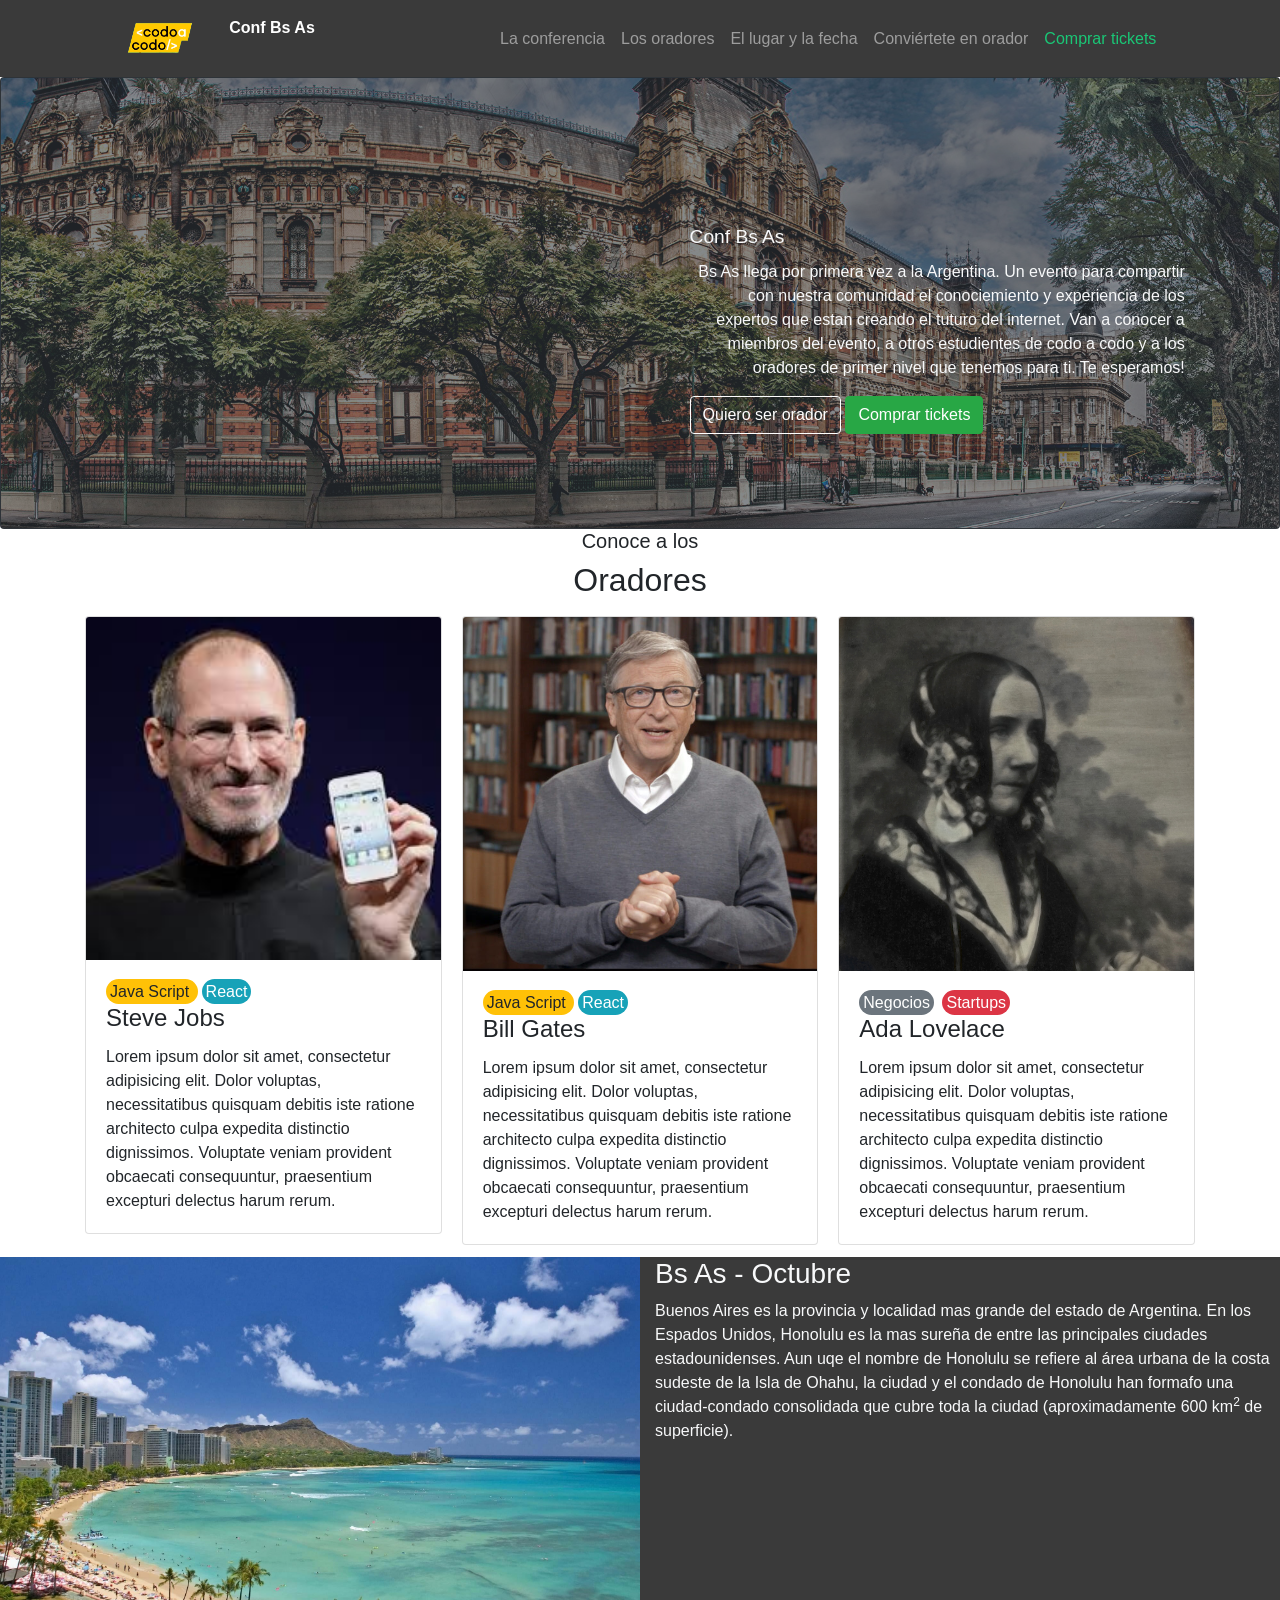
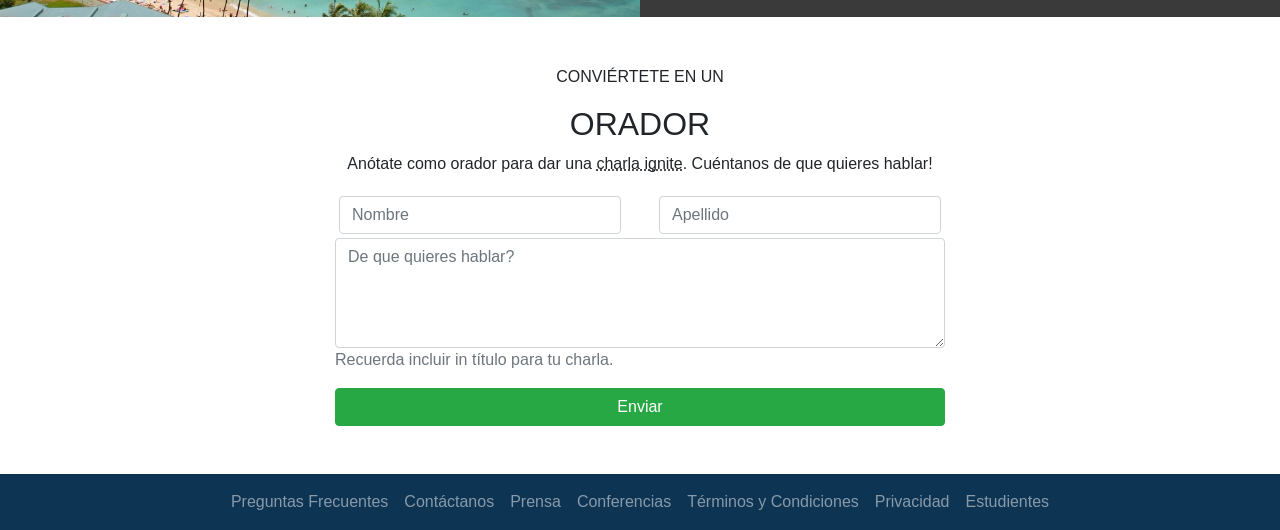
<file: index.html>
<!DOCTYPE html>
<html lang="en">
<head>
    <meta charset="UTF-8">
    <meta http-equiv="X-UA-Compatible" content="IE=edge">
    <meta name="viewport" content="width=device-width, initial-scale=1.0">

    <!--Bootstrap CSS-->
    <link rel="stylesheet" href="https://cdn.jsdelivr.net/npm/bootstrap@4.6.1/dist/css/bootstrap.min.css">

    <!-- CSS-->
    <link rel="stylesheet" href="./css/style.css">
   
    <title>Proyecto 1</title>
    
    <!--Fernando Malinowski-->
    
</head>
<body>
<!-- Navbar Bootstrap-->
    <nav class="navbar navbar-expand-sm  bg-oscurito navbar-dark">
        <div class="container-fluid justify-content-around">

        <ul class="navbar-nav">
            <a class="navbar-brand" href="#">
                <img src="./imagenes/codoacodo.png" alt="Logo" style="width:7vw;" class="">
            </a>
            <li class="nav-item">
                <a class="nav-link text-white" href="#"><strong>Conf Bs As</strong></a>
            </li>
        </ul>
            <ul class="navbar-nav">
     
            <li class="nav-item">
                <a class="nav-link" href="#">La conferencia</a>
            </li>
            <li class="nav-item">
                <a class="nav-link" href="#">Los oradores</a>
            </li>
            <li class="nav-item">
                <a class="nav-link" href="#">El lugar y la fecha</a>
            </li>
            <li class="nav-item">
                <a class="nav-link" href="#">Conviértete en orador</a>
            </li>
            <li class="nav-item">
                <a  id="verde-success" class="nav-link" href="#">Comprar tickets</a>
            </li>
        </ul>
        </div>
    </nav>



<!-- Main Image-->

    <div class="card bg-dark">
        <img class="card-img" src="./imagenes/ba1.jpg" alt="ba1">
            <div class="card-img-overlay text-light container-1">
                        <div class="container-2">
                             <h2 class="card-title ">Conf Bs As</h2>
                             <p class="card-text text-main">
                            Bs As llega por primera vez a la Argentina. Un evento para compartir con
                            nuestra comunidad el conociemiento y experiencia de los expertos que
                            estan creando el tuturo del internet. Van a conocer a miembros del
                            evento, a otros estudientes de codo a codo y a los oradores de primer
                            nivel que tenemos para ti. Te esperamos!
                             </p>
                            <a class="btn text-white border-white" href="#">Quiero ser orador</a>
                            <a class="btn btn-success" href="#">Comprar tickets</a>
                        </div>
            </div>
     </div>

<!-- Título Cards-->

     <div class="text-center">
        <h5>Conoce a los</h5>
         <h2>Oradores</h2>
     </div>

<!-- Cards-->

<div class="container mt-3">
    <div class="card-columns">
<!-- Card Jobs-->
                <div class="card">
                    <img class="card-img-top" src="./imagenes/steve.jpg" alt="Card image" style="width:100%">
                    <div class="card-body">
                        <span class="badger rounded-pill bg-warning p-1"> Java Script </span>
                        <span class="badger rounded-pill bg-info p-1 text-white m-1"> React </span>
                        <h4 class="card-title">Steve Jobs</h4>
                        <p class="card-text">Lorem ipsum dolor sit amet, consectetur adipisicing elit. Dolor voluptas, necessitatibus quisquam debitis iste ratione architecto culpa expedita distinctio dignissimos. Voluptate veniam provident obcaecati consequuntur, praesentium excepturi delectus harum rerum.</p>
                    </div>
                </div>
<!-- Card Gates-->
            <div class="card" >
                <img class="card-img-top" src="./imagenes/bill.jpg" alt="Card image" style="width:100%">
                <div class="card-body">
                    <span class="badger rounded-pill bg-warning p-1"> Java Script </span>
                    <span class="badger rounded-pill bg-info p-1 text-white m-1"> React </span>
                    <h4 class="card-title">Bill Gates</h4>
                    <p class="card-text">Lorem ipsum dolor sit amet, consectetur adipisicing elit. Dolor voluptas, necessitatibus quisquam debitis iste ratione architecto culpa expedita distinctio dignissimos. Voluptate veniam provident obcaecati consequuntur, praesentium excepturi delectus harum rerum.</p>
                </div>
            </div>
<!-- Card Lovelace-->
            <div class="card">
                <img class="card-img-top" src="./imagenes/ada.jpeg" alt="Card image" style="width:100%">
                <div class="card-body">
                    <span class="badger rounded-pill bg-secondary p-1 text-white">Negocios</span>
                    <span class="badger rounded-pill bg-danger p-1 text-white m-1">Startups</span>
                    <h4 class="card-title">Ada Lovelace</h4>
                    <p class="card-text">Lorem ipsum dolor sit amet, consectetur adipisicing elit. Dolor voluptas, necessitatibus quisquam debitis iste ratione architecto culpa expedita distinctio dignissimos. Voluptate veniam provident obcaecati consequuntur, praesentium excepturi delectus harum rerum.</p>
                </div>
            </div>
    </div>
</div>


<div class="container-fluid p-0 m-0">
    <div class="row">
        <div class="col-6 m-0 p-0">
            <img class="img-honolulu" src="./imagenes/honolulu.jpg" alt="honolulu">
        </div>

        <div class="col-6 bg-oscurito text-light">
            <h3>Bs As - Octubre</h3>
            <p>Buenos Aires es la provincia y localidad mas grande del estado de Argentina. En los Espados Unidos, Honolulu es la mas sureña de entre las principales ciudades estadounidenses. Aun uqe el nombre de Honolulu se refiere al área urbana de la costa sudeste de la Isla de Ohahu, la ciudad y el condado de Honolulu han formafo una ciudad-condado consolidada que cubre toda la ciudad (aproximadamente 600 km<sup>2</sup> de superficie).</p>
        </div>
    </div>
</div>


<!--Formulario  -->

<div class="container" style="width: 50%">

    <div class="text-center mt-5">
     <p>CONVIÉRTETE EN UN</p>
     <H2>ORADOR</H2>
     <P>Anótate como orador para dar una <abbr title="charla ignite">charla ignite</abbr>. Cuéntanos de que quieres hablar!</P>
    </div>

    <form action="">
        <div class="row">
            <div class="col m-1">
                <div class="form-group-inline">
                    <input type="text" class="form-control" name="Nombre" placeholder="Nombre">
                </div>
            </div>
            <div class="col m-1">
                <div class="form-group-inline">
                    <input type="text" class="form-control" name="Apellido" placeholder="Apellido">
                </div>
            </div>
        </div>

        <div class="row">
            <div class="col">
                <div class="form-group">
                    <textarea name="comentario0" class="form-control" id="comentario" rows="4" placeholder="De que quieres hablar?"></textarea>
                    <p class="text-secondary">Recuerda incluir in título para tu charla.</p>
                </div>
            </div>
        </div>

        <div class="row">
            <div class="col">
                <button type="enviar" class="btn btn-success" style="width:100%">Enviar</button>
            </div>
        </div>
    </form>
</div>


<!-- Nav Footer-->

<nav id="navbar-foot" class="navbar navbar-expand-sm  navbar-dark justify-content-center mt-5">
    <ul class="navbar-nav">
        <li class="nav-item">
            <a class="nav-link" href="#">Preguntas Frecuentes</a>
        </li>
        <li class="nav-item">
            <a class="nav-link" href="#">Contáctanos</a>
        </li>
        <li class="nav-item">
            <a class="nav-link" href="#">Prensa</a>
        </li>
        <li class="nav-item">
            <a class="nav-link" href="#">Conferencias</a>
        </li>
        <li class="nav-item">
            <a class="nav-link" href="#">Términos y Condiciones</a>
        </li>
        <li class="nav-item">
            <a class="nav-link" href="#">Privacidad</a>
        </li>
        <li class="nav-item">
            <a class="nav-link"href="#">Estudientes</a>
        </li>
    </ul>
</nav>

  </body>
  </html>
  
<!--Bootstrap Bundle with Popper -->
    <script src="https://cdn.jsdelivr.net/npm/bootstrap@5.0.2/dist/js/bootstrap.bundle.min.js"></script>
</body>
</html>
</file>
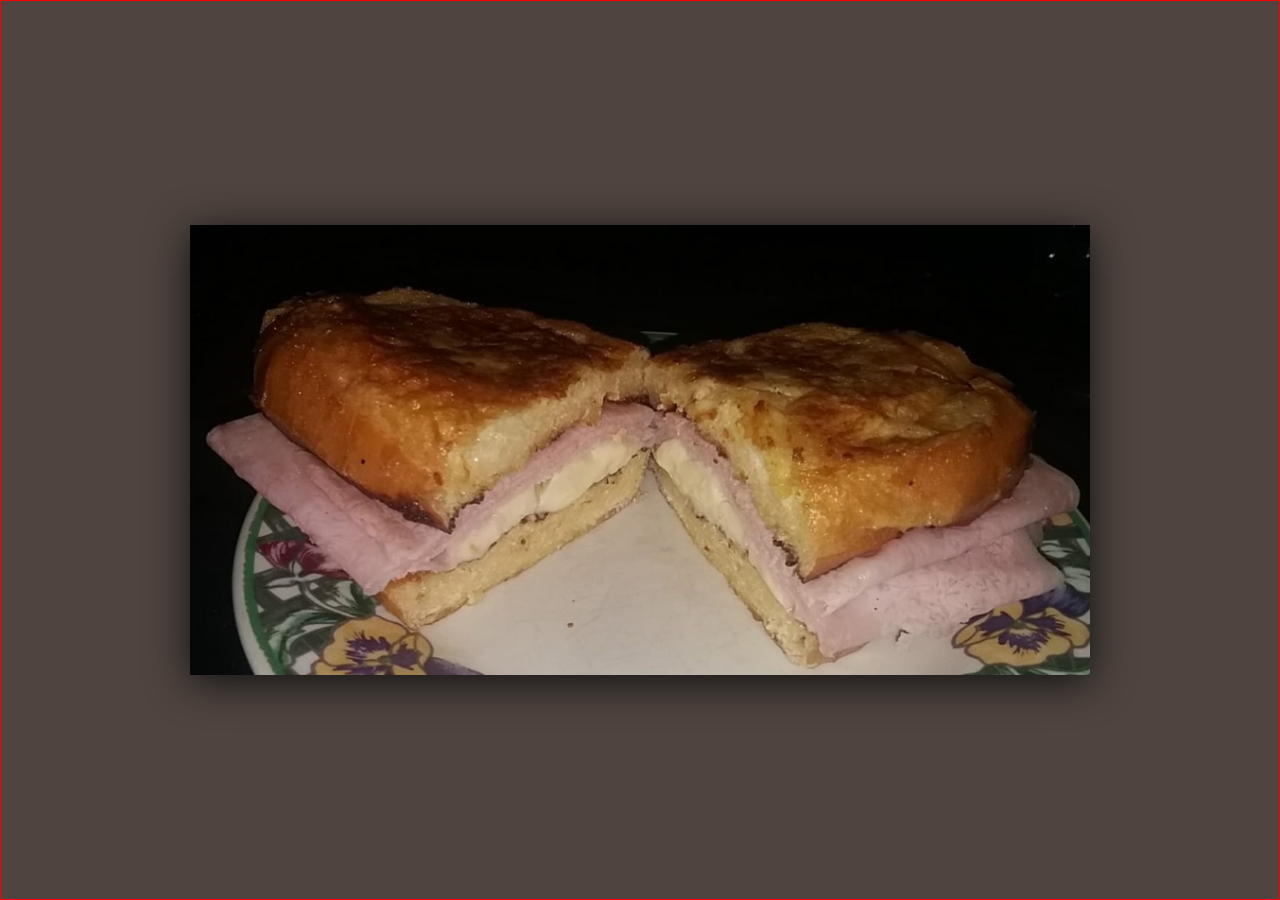
<file: sp.html>
<!DOCTYPE html>
<html lang="en">
<head>
    <meta charset="UTF-8">
    <meta name="viewport" content="width=device-width, initial-scale=1.0">
    <link rel="stylesheet" href="https://maxcdn.bootstrapcdn.com/bootstrap/3.4.1/css/bootstrap.min.css">
    <link rel="stylesheet" href="./style.css">
    <title>Segundo Parcial</title>
    
</head>


<body id="idBody">
    
    <div class="container center">
        <form name="formDatos" id="formDatos" class="center">
            <h1>Form Lista</h1><br>
            <br>
            <table id="id_tabla_datos" class="table table-bordered table-hover center">
                <tr id="tableHead">
                        <!-- <th id="colId" value="id">ID</th>
                        <th id="colNombre" value="nombre">Nombre</th>
                        <th id="colApellido" value="apellido">Apellido</th>
                        <th id="colEdad" value="edad">Edad</th>
                        <th id="colSueldo" value="sueldo">Sueldo</th>
                        <th id="colVentas" value="ventas">Ventas</th>
                        <th id="colCompras" value="compras">Compras</th>
                        <th id="colTelefono" value="telefono">Telefono</th> -->
                </tr>
    
                <tbody id="tableBody">
                    <!-- -------------------Filas Tabla---------------------------------- -->
                </tbody>
                
            </table>
    
            <br>
            <button id="btnAgregar" class="btn btn-primary btn-block">Agregar</button>
        </form>
        
        <form name="formAgregar" id="formAbm" class="center" style="display: none;">
            <h1>Formulario ABM</h1>
            <h2 id="abmSubtitulo"></h3>
    
            <div class="form-group">
                <label for="selectTipo">Tipo: </label>
                <select name="selectTipo" id="selectTipo" class="form-control">
                    <option value="1">Auto</option>
                    <option value="2">Camion</option>
                </select>
            </div>
        
            <div class="form-group">
                <label for="txtId">Id:</label>
                <input type="text" id="txtId" class="form-control">
            </div>
            <div class="form-group">
                <label for="txtNombre">Modelo: </label>
                <input type="text" id="txtNombre" class="form-control">
            </div>
                
            <div class="form-group">
                <label for="txtApellido">AnoFabricacion: </label>
                <input type="text" id="txtApellido" class="form-control">
            </div>
            <div class="form-group">
                <label for="txtEdad">VelMax: </label>
                <input type="text" id="txtEdad" class="form-control">
            </div>

            <div class="form-group">
                <label for="txtSueldo" class="propEmpleado">CantidadPuertas: </label>
                <input type="text" id="txtSueldo" class="propEmpleado form-control"><br class="propEmpleado">
            </div>
            
            <div class="form-group">
                <label for="txtVentas" class="propEmpleado">Asientos: </label>
                <input type="text" id="txtVentas" class="propEmpleado form-control"><br class="propEmpleado">
            </div>
                
            <div class="form-group">
                <label for="txtCompras" class="propCliente">Carga: </label>
                <input type="text" id="txtCompras" class="propCliente form-control"><br class="propCliente">
            </div>
                
            <div class="form-group">
                <label for="txtTelefono" class="propCliente">Autonomia: </label>
                <input type="text" id="txtTelefono" class="propCliente form-control"><br class="propCliente">
            </div>

            <button id="btnAceptar" class="btn btn-primary btn-block">Aceptar</button>
            <button id="btnModificar" class="btn btn-warning btn-block">Modificar</button>
            <button id="btnEliminar" class="btn btn-danger btn-block">Eliminar</button>
            <button id="btnCancelar" class="btn btn-primary btn-block">Cancelar</button>

        </form>
    </div>
    <!-- <div id="spinner" jsname="FUxoWc" class="fXtulc" style="transition: transform 47s cubic-bezier(0.28, 0.44, 0.57, 1);
     transform: translateZ(0px) rotate(402.124rad);"><img src="//www.google.com/logos/fnbx/spinner/fidget.png" alt="spinner" height="226" width="207" data-csiid="OxIpZ-eBBsPC5OUPzZKOqQ8_9" data-atf="1"></div> -->
    <div id="spinner" style="display: flex;">
        <div id="imgSpinner" style="background-image: url('tostado-spinner.jpg'); height:450px; width:900px;"></div>
    </div>


</body>
<script src="./script.js"></script>
</html>
</file>
<file: css/style.css>
/* Puntero sobre hipervinculos a */
a {
    cursor: pointer;
}

/* Nav superior- color del background del navbar superior */
.bg-oscurito{
    background-color: #3a3a3a;
}

/* Nav superior- Comprar ticket */
#verde-success {
    color: #1ac776;
}

.navbar-sup {

}

/* main image*/

.container-1 {
    display: flex;
    justify-content: flex-end;
    align-items: flex-end;
}

.text-main {
    text-align: right;
}

.container-2 {
    margin-right: 6%;
    margin-bottom: 6%;
    width: 40%;
    height: auto;
}

.container-2 h2, .container-2 h3 {
    font-size: 1.5vw;
}


.card-img {
    opacity: 0.4;
    height: 50vh;
    object-fit: cover;
}
.img-honolulu {
    height: 40vh;
    width: 100%;
    object-fit: cover;
}

/* Navbar inferior*/

#navbar-foot {
 background-color: hsl(207, 71%, 19%);
}
</file>
<file: style.css>
*{
    box-sizing: border-box;
    margin: 0;
    padding: 0;
}

:root {
    --background-color: rgb(40,42,53);
    --form-background-color: rgb(56,68,77);
    --text-color: rgb(220,220,220);
}

.container
{
    /* position: relative; */
    display:flex;
    right: 50vw;
    top: 50vh;
    translate: 0vw 15vh;
    width: 50vw;
    height: 50vh;
    /* margin: auto; */
    justify-content: center;
    align-items: center;
    /* border: 1px solid red; */
}

body
{
    background-color: var(--background-color);
    /* padding: 5vw; */
}

table 
{
    border-collapse: collapse;
    
}

th, td
{
    border: solid;
    border-collapse: collapse;
    padding: 3px;
}

form
{
    background-color: white;
    border-radius: 2vh;
    padding: 1%;
    text-align:center;
}

input[type=text]:focus
{
    border: 3px solid #273ae8;
}

#formAbm
{
    text-align:left;
    width: 30vw;
    padding: 2vw;
}

button
{
    width: 8vw;
}

#spinner
{
    position: absolute;
    top: 0px;
    border: 1px solid red;
    background-color: rgba(196, 145, 93, 0.25);
    height: 100%;
    width: 100%;
    display: flex;
    justify-content: center;
    align-items: center;
    perspective: 500px;
}

#imgSpinner
{
    height:450px;
    width:900px;
    background-image: url(tostado-spinner.jpg);
    /* background-image: url(https://w7.pngwing.com/pngs/560/655/png-transparent-utn-hd-logo.png); */
    /* https://elcomercio.pe/resizer/v2/KA35MX3YBBCZVPMXOU5RCENPVI.jpg?auth=e93626d83b4af1418706ec8c3d9f1a529a0f7184ac5987eda6bf9f8c8070eb81&width=1200&height=810&quality=90&smart=true */
    background-position: center;
    background-size: cover;
    position: absolute;
    filter: drop-shadow(0px 7px 21px rgb(15, 16, 16));
    animation: rotar 3s ease-in infinite;
}

#spinner:hover{
    cursor: progress;
}

#imgSpinner:hover{
    cursor: pointer;
}

@keyframes rotar{
    from
    {
        transform: rotateZ(0deg);
    }
    to
    {
        transform: rotateZ(400deg);
    }
}
</file>
